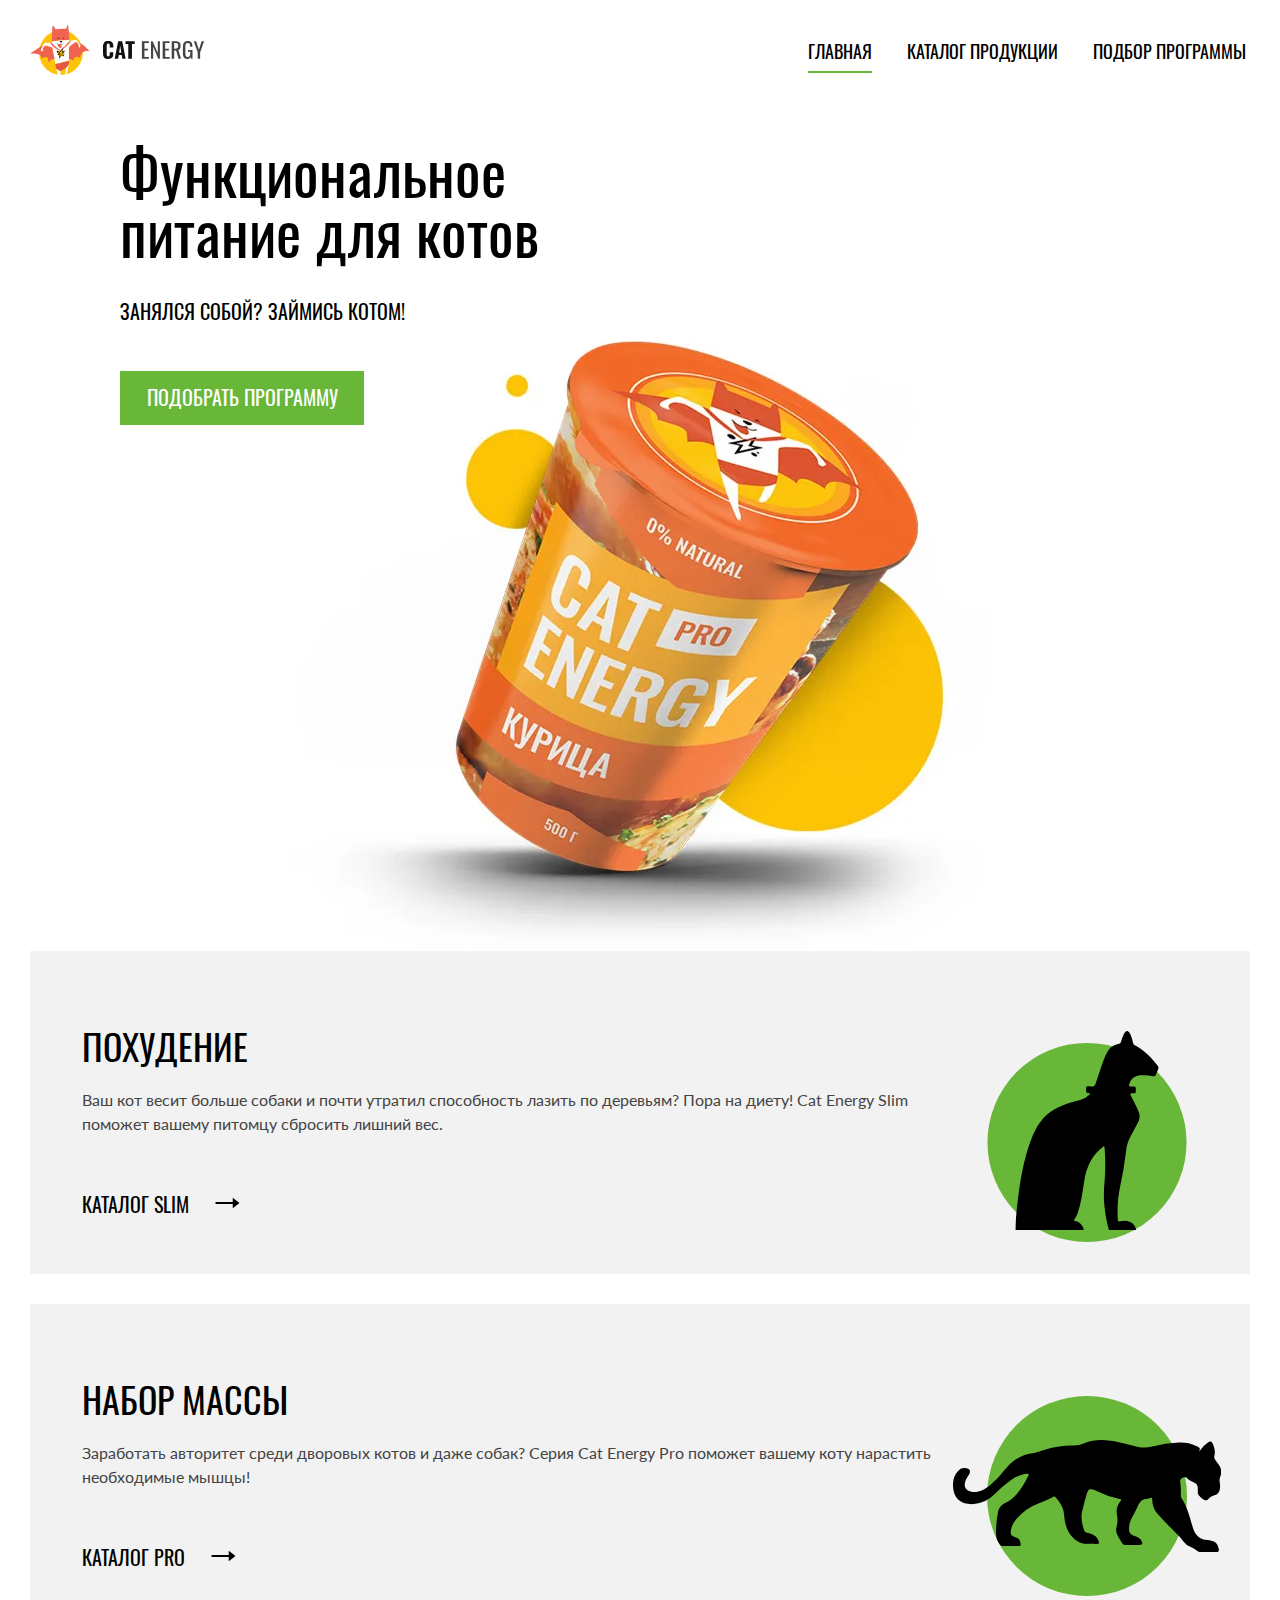
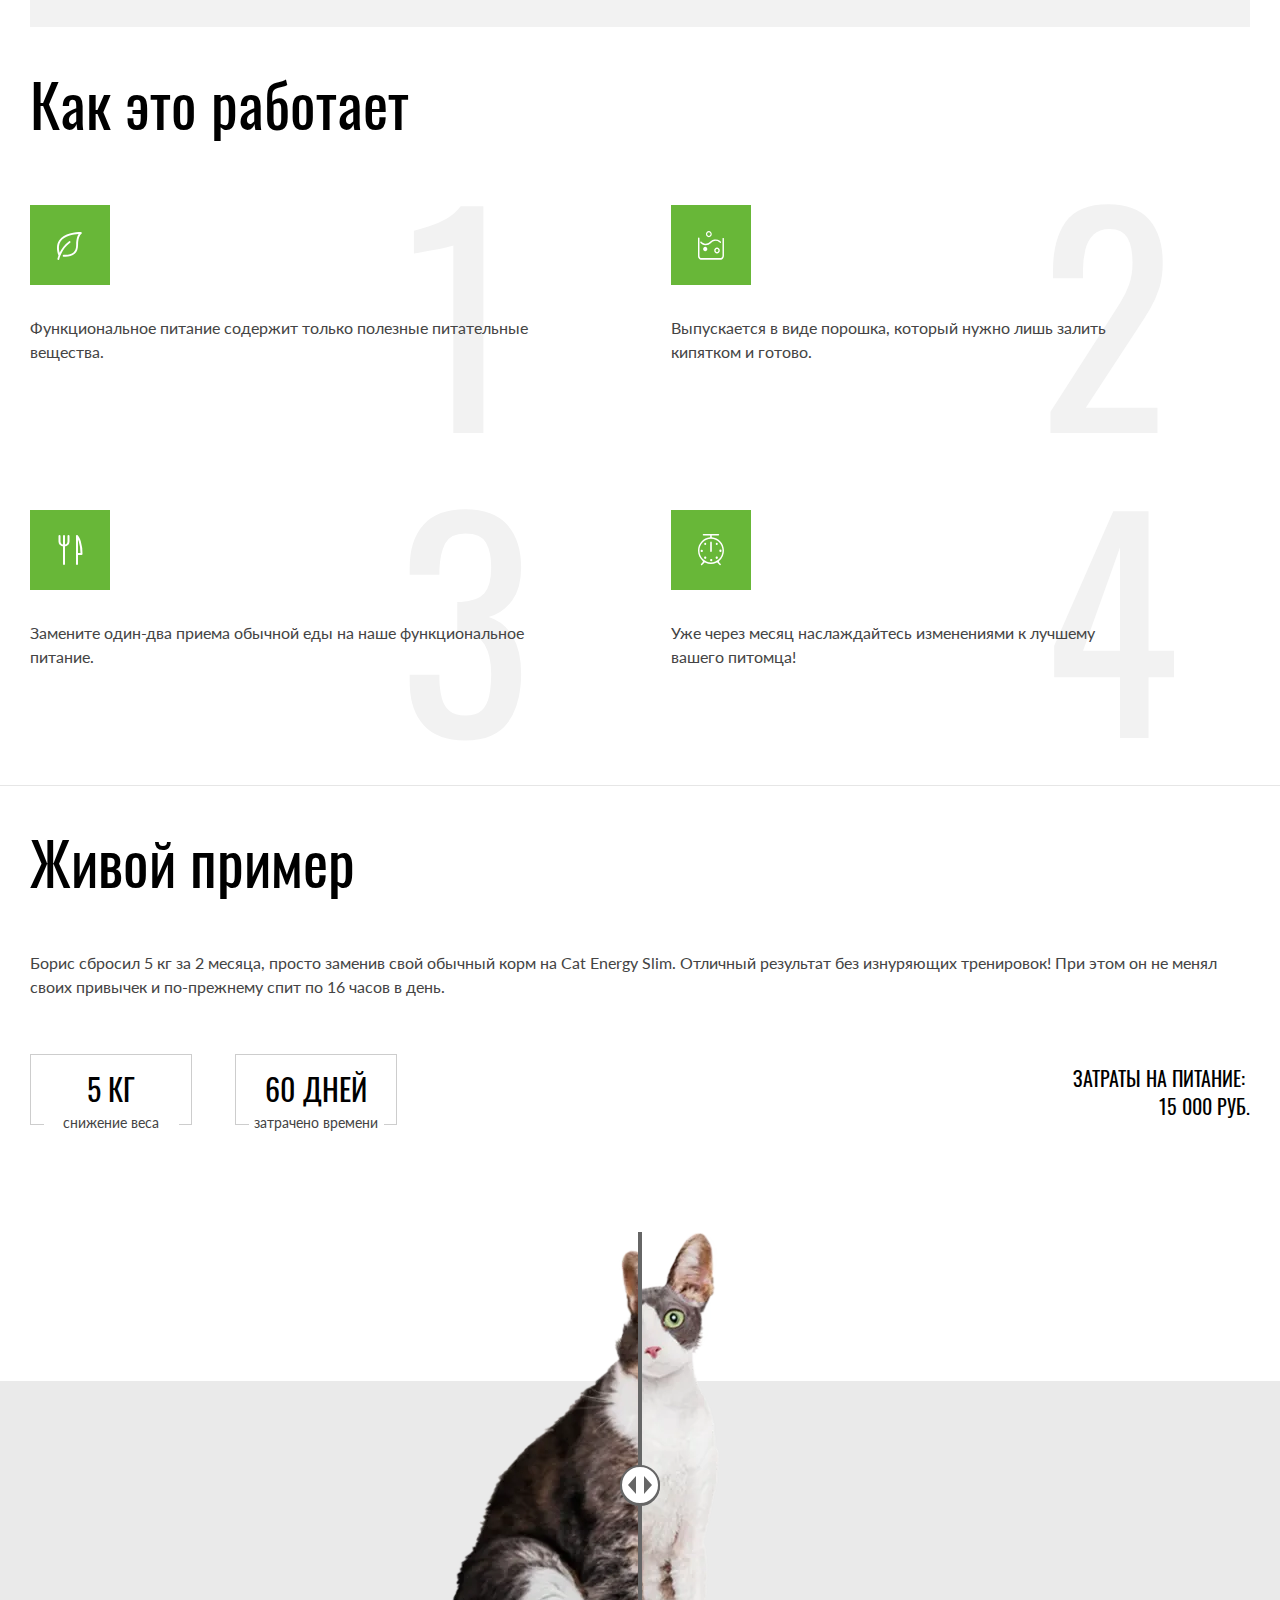
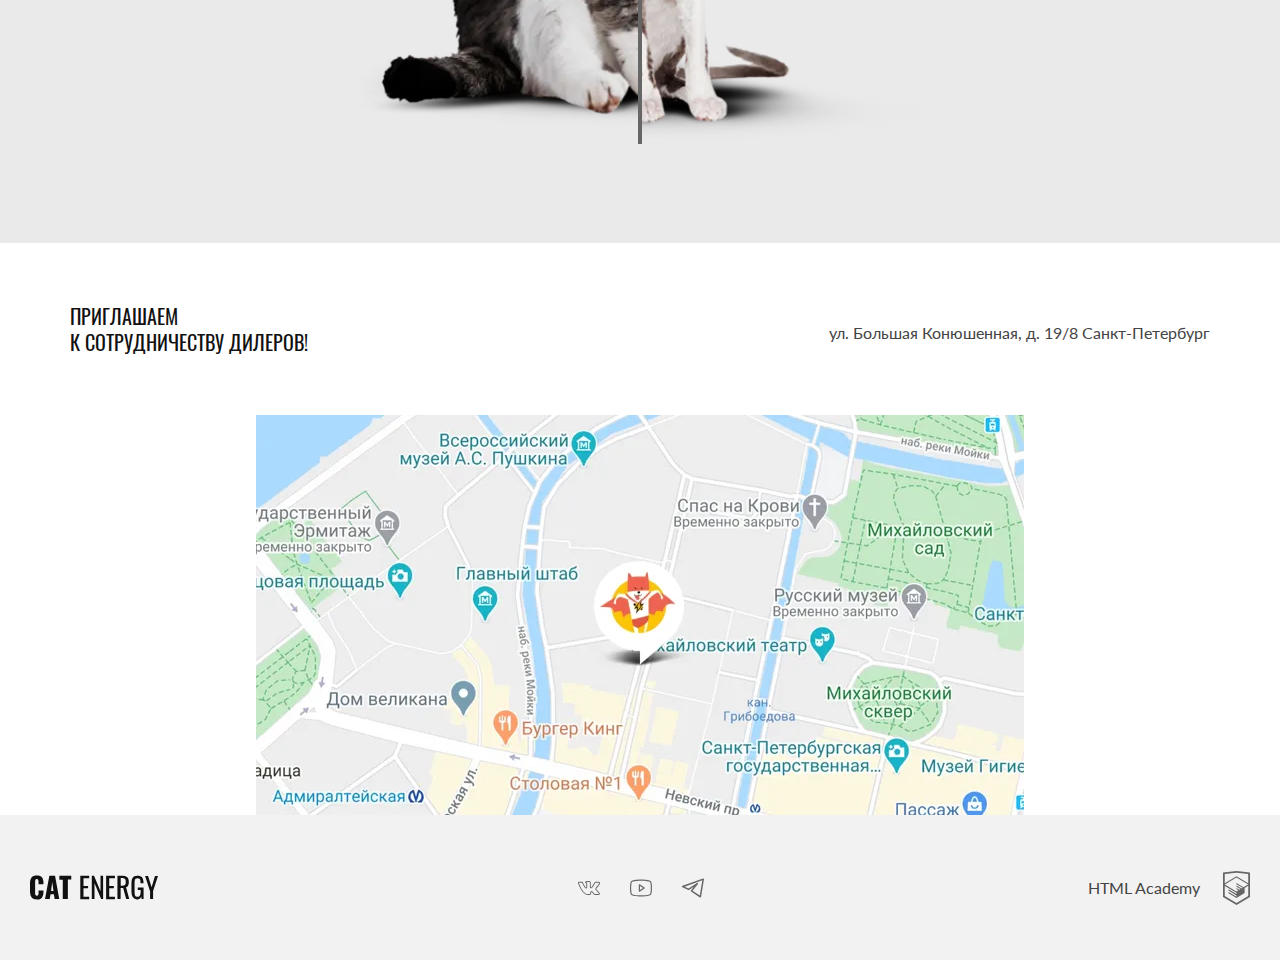
<file: index.html>
<!DOCTYPE html><html class="page" lang="ru"><head><meta charset="UTF-8"><title>Сайт кормов CAT ENRGY</title><link rel="icon" href="favicon.ico"><link rel="icon" href="favicons/favicon-cat.svg" type="image/svg+xml"><link rel="apple-touch-icon" sizes="180x180" href="/apple-icon-180x180.png"><link rel="manifest" href="manifest.webmanifest"><meta name="viewport" content="width=device-width,initial-scale=1"><link rel="stylesheet" href="styles/styles.css"><script src="scripts/index.js" defer="defer"></script><link rel="preload" href="./fonts/lato/Lato-Regular.woff2" type="font/woff2" as="font" crossorigin="anonymous"><link rel="preload" href="./fonts/oswald/oswaldregular.woff2" type="font/woff2" as="font" crossorigin="anonymous"></head><body class="page__body"><header class="header"><a class="header__logo logo" href="#"><picture><source type="image/svg+xml" media="(min-width:1440px)" srcset="images/logo-desktop.svg" width="202" height="59"><source type="image/svg+xml" media="(min-width:768px)" srcset="images/logo-tablet.svg" width="174" height="50"><img class="logo__image" src="images/logo-mobile.svg" alt="Логотип CAT ENERGY" width="33" height="38"></picture></a><nav class="header-nav nav"><button class="nav__button" type="button"><span class="visually-hidden">Закрыть/открыть меню</span></button><ul class="nav__list main-menu main-menu--index"><li class="main-menu__item main-menu__item--current"><a class="main-menu__link" href="#">Главная</a></li><li class="main-menu__item"><a class="main-menu__link" href="catalog.html">Каталог продукции</a></li><li class="main-menu__item"><a class="main-menu__link" href="#">Подбор программы</a></li></ul></nav></header><main class="main-page"><section class="main-page__hero hero"><div class="hero__wrapper"><div class="hero__container"><h1 class="hero__title">Функциональное питание для котов</h1><p class="hero__description">Занялся собой? Займись котом!</p></div></div><div class="hero__button-wrapper"><a class="hero__button button" href="#">Подобрать программу</a></div></section><section class="main-page__services services"><h2 class="visually-hidden">Программы</h2><ul class="services__list"><li class="services__item service-item service-item--slim"><h3 class="service-item__title">похудение</h3><p class="service-item__description">Ваш кот весит больше собаки и почти утратил способность лазить по деревьям? Пора на диету! Cat Energy Slim поможет вашему питомцу сбросить лишний вес.</p><a class="service-item__link" href="#">каталог slim</a></li><li class="services__item service-item service-item--pro"><h3 class="service-item__title">набор массы</h3><p class="service-item__description">Заработать авторитет среди дворовых котов и даже собак? Серия Cat Energy Pro поможет вашему коту нарастить необходимые мышцы!</p><a class="service-item__link" href="#">каталог pro</a></li></ul></section><section class="main-page__advantages advantages"><h2 class="advantages__title">Как это работает</h2><ul class="advantages__list"><li class="advantages__item advantage-item advantage-item--benefit"><p class="advantage-item__description">Функциональное питание содержит только полезные питательные вещества.</p></li><li class="advantages__item advantage-item advantage-item--cook"><p class="advantage-item__description">Выпускается в виде порошка, который нужно лишь залить кипятком и готово.</p></li><li class="advantages__item advantage-item advantage-item--meal"><p class="advantage-item__description">Замените один-два приема обычной еды на наше функциональное питание.</p></li><li class="advantages__item advantage-item advantage-item--time"><p class="advantage-item__description">Уже через месяц наслаждайтесь изменениями к лучшему вашего&nbsp;питомца!</p></li></ul></section><section class="main-page__example example"><h2 class="example__title"><span class="example__title-box">Живой пример</span></h2><div class="example__container"><div class="example__wrapper"><p class="example__description">Борис сбросил 5 кг за 2 месяца, просто заменив свой обычный корм на Cat Energy Slim. Отличный результат без изнуряющих тренировок! При этом он не менял своих привычек и по-прежнему спит по 16 часов в день.</p><div class="example__points points"><dl class="points__list"><div class="points__wrapper"><dt class="points__name">5 кг</dt><dd class="points__description">снижение веса</dd></div><div class="points__wrapper"><dt class="points__name">60 дней</dt><dd class="points__description">затрачено времени</dd></div></dl><dl class="points__list-price"><dt class="points__name-secondary-style">15 000 РУБ.</dt><dd class="points__description-secondary-style">Затраты на питание:&nbsp;</dd></dl></div></div><div class="example__slider slider"><ul class="slider__list"><li class="slider__lever slider__lever--before"><picture><source type="image/webp" media="(min-width: 768px)" srcset="images/cat-tablet-before@1x.webp, images/cat-tablet-before@2x.webp 2x" width="560" height="512"><source type="image/webp" srcset="images/cat-mobile-before@1x.webp, images/cat-mobile-before@2x.webp 2x" width="280" height="256"><source media="(min-width:768px)" srcset="images/cat-tablet-before@1x.png, images/cat-tablet-before@2x.png 2x" type="image/png" width="560" height="512"><img class="slider__image" src="images/cat-mobile-before@1x.png" srcset="images/cat-mobile-before@2x.png 2x" alt="Пример" width="280" height="256"></picture></li><li class="slider__lever slider__lever--after"><picture><source type="image/webp" media="(min-width: 768px)" srcset="images/cat-tablet-after@1x.webp, images/cat-tablet-after@2x.webp 2x" width="560" height="512"><source type="image/webp" srcset="images/cat-mobile-after@1x.webp, images/cat-mobile-after@2x.webp 2x" width="280" height="256"><source media="(min-width:768px)" srcset="images/cat-tablet-after@1x.png, images/cat-tablet-after@2x.png 2x" type="image/png" width="560" height="512"><img class="slider__image" src="images/cat-mobile-after@1x.png" srcset="images/cat-mobile-after@2x.png 2x" alt="Пример" width="280" height="256"></picture></li></ul><button class="slider__toggle" type="button"><span class="visually-hidden">Кот до/после</span> <span class="slider__toggle-bg"></span></button></div></div></section></main><footer class="footer"><section class="footer__address"><h2 class="visually-hidden">Адрес CAT ENERGY</h2><div class="footer__container"><p class="footer__invitation">приглашаем<br>к сотрудничеству дилеров!</p><address class="footer__address-text">ул. Большая Конюшенная, д. 19/8 <span class="footer__address-text-city">Санкт-Петербург</span></address></div><div class="footer__map map"><div class="map__google"><iframe src="https://www.google.com/maps/embed?pb=!1m18!1m12!1m3!1d1998.6036257197702!2d30.32047247648028!3d59.938719162094436!2m3!1f0!2f0!3f0!3m2!1i1024!2i768!4f13.1!3m3!1m2!1s0x4696310fca145cc1%3A0x42b32648d8238007!2z0JHQvtC70YzRiNCw0Y8g0JrQvtC90Y7RiNC10L3QvdCw0Y8g0YPQuy4sIDE5LzgsINCh0LDQvdC60YIt0J_QtdGC0LXRgNCx0YPRgNCzLCAxOTExODY!5e0!3m2!1sru!2sru!4v1720343209248!5m2!1sru!2sru" width="600" height="450" style="border:0;" allowfullscreen="" loading="lazy" referrerpolicy="no-referrer-when-downgrade"></iframe></div><div class="map__image"><picture><source type="image/webp" media="(min-width:1440px)" srcset="images/map-location-desktop@1x.webp, images/map-location-desktop@2x.webp 2x" width="1440" height="400"><source type="image/webp" media="(min-width:768px)" srcset="images/map-location-tablet@1x.webp, images/map-location-tablet@2x.webp 2x" width="768" height="400"><source type="image/webp" srcset="images/map-location-mobile@1x.webp, images/map-location-mobile@2x.webp 2x" width="320" height="362"><source type="image/jpeg" media="(min-width:1440px)" srcset="images/map-location-desktop@1x.jpeg, images/map-location-desktop@2x.jpeg 2x" width="1440" height="400"><source type="image/jpeg" media="(min-width:768px)" srcset="images/map-location-tablet@1x.jpeg, images/map-location-tablet@2x.jpeg 2x" width="768" height="400"><img class="map__picture" src="images/map-location-mobile@1x.jpeg" alt="Карта с расположением" srcset="images/map-location-mobile@2x.jpeg 2x" width="320" height="362"></picture></div></div></section><section class="footer__links links"><div class="links__wrapper"><h2 class="visually-hidden">Ссылки на CAT ENERGY</h2><a class="links__logo" href="index.html"><span class="visually-hidden">Логотип CAT ENERGY</span></a><div class="links__social social"><ul class="social__list"><li class="social__item"><a class="social__link social__link-vkontakte" href="#"><span class="visually-hidden">ВКонтакте</span></a></li><li class="social__item"><a class="social__link social__link-youtube" href="#"><span class="visually-hidden">Ютуб</span></a></li><li class="social__item"><a class="social__link social__link-telegram" href="#"><span class="visually-hidden">Телеграм</span></a></li></ul></div><a class="links__academy" href="https://htmlacademy.ru">HTML Academy</a></div></section></footer></body></html>
</file>
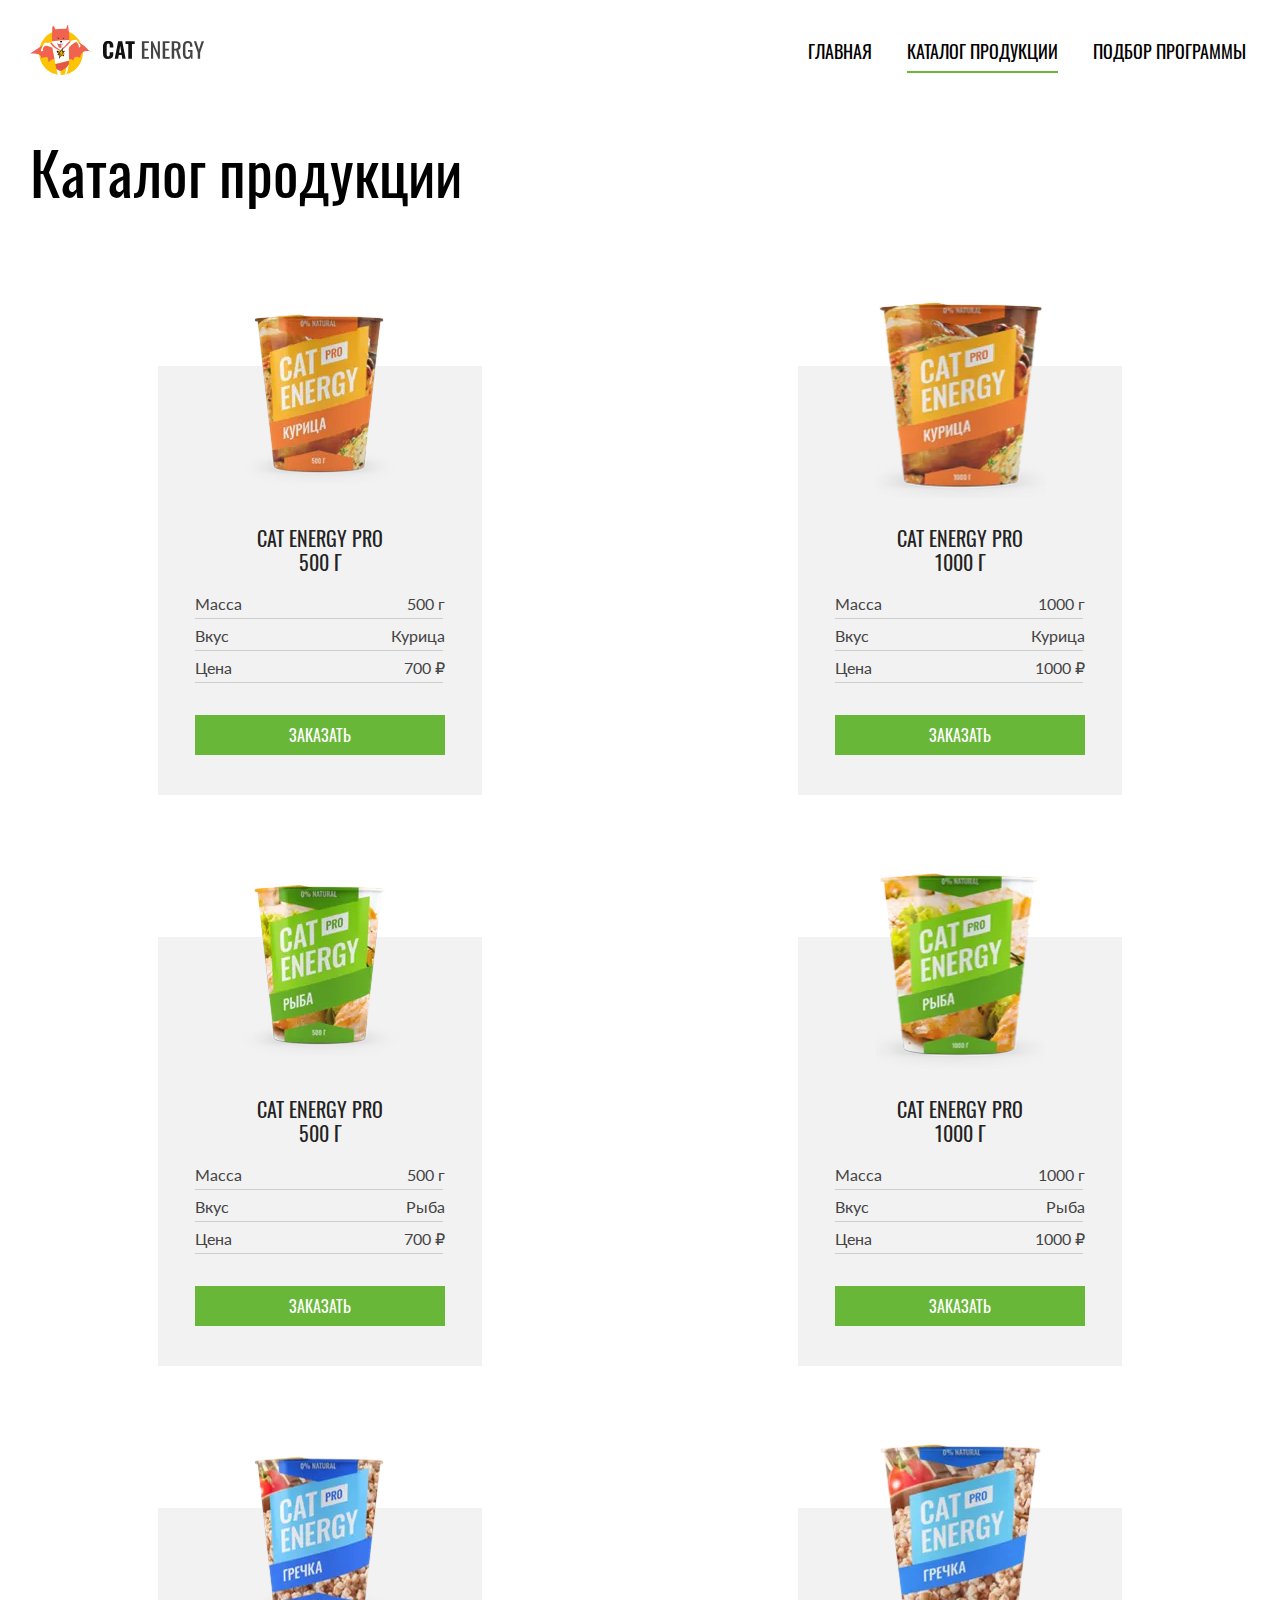
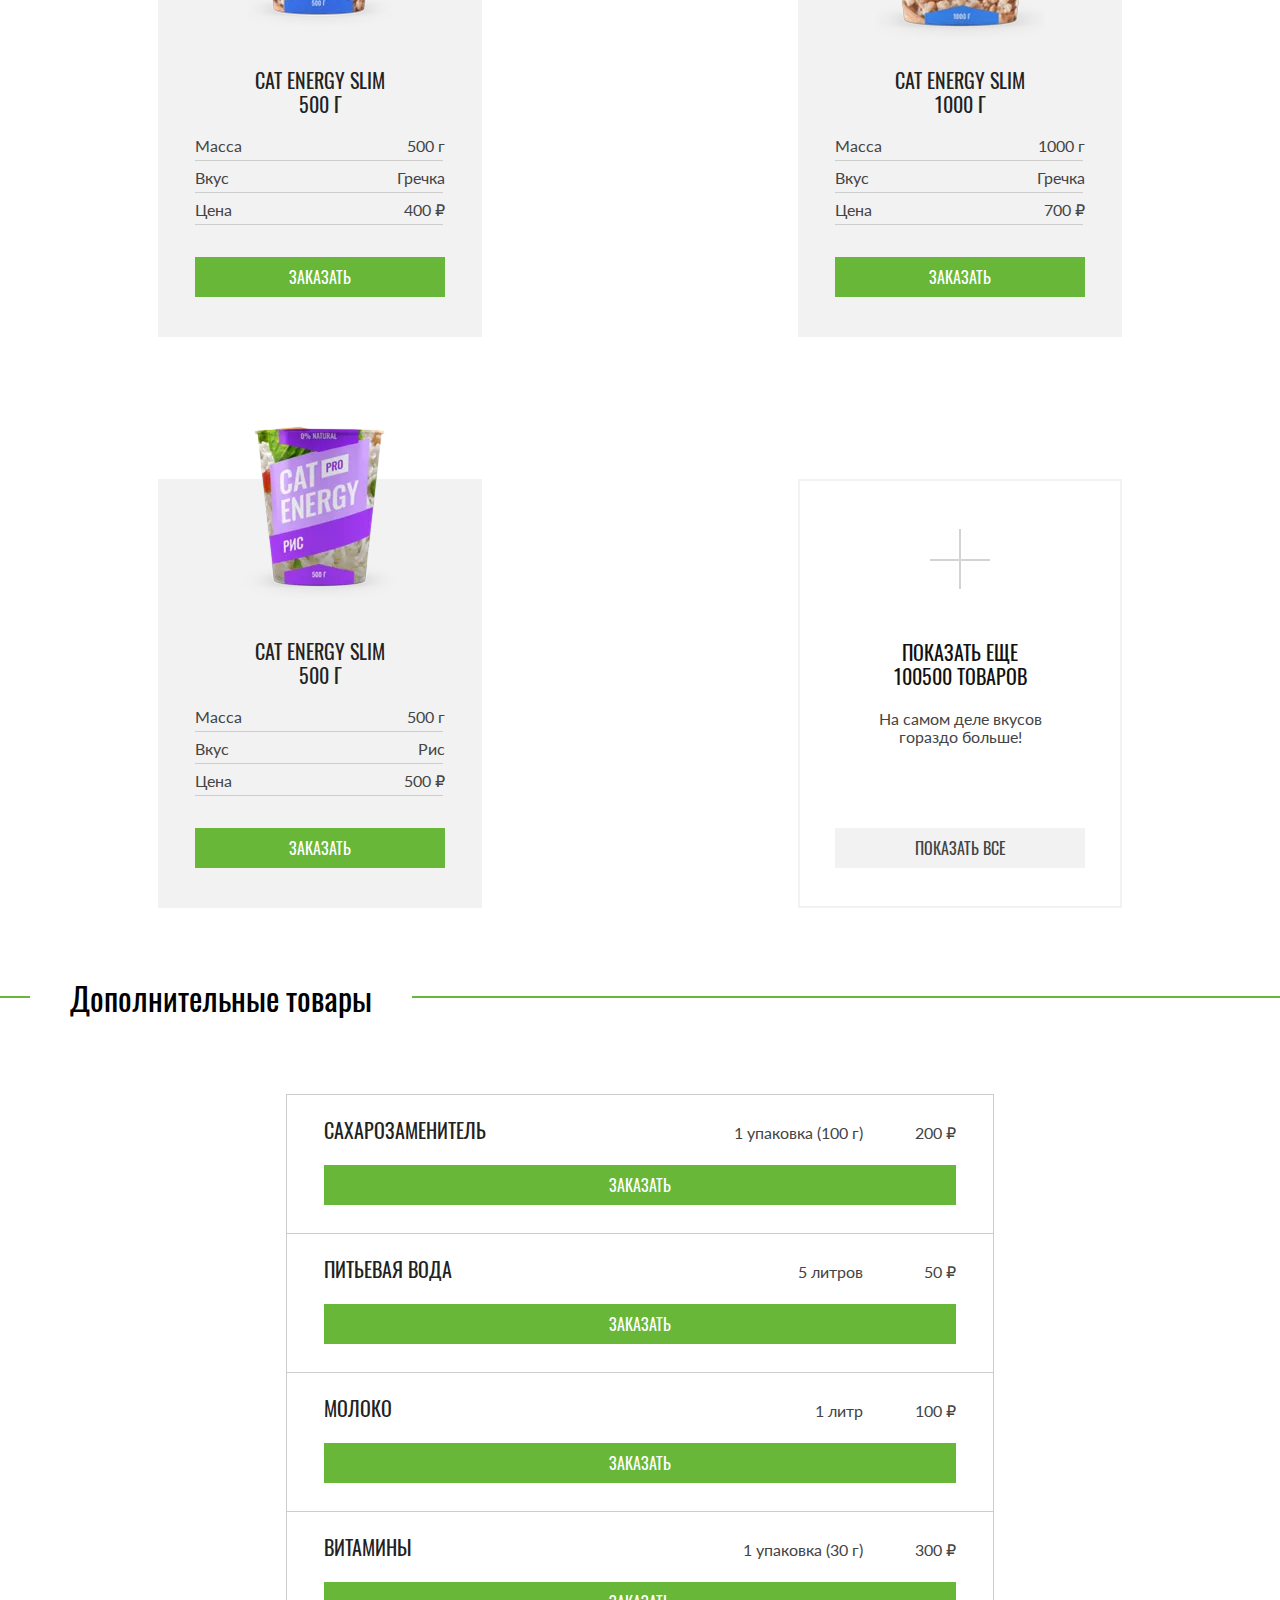
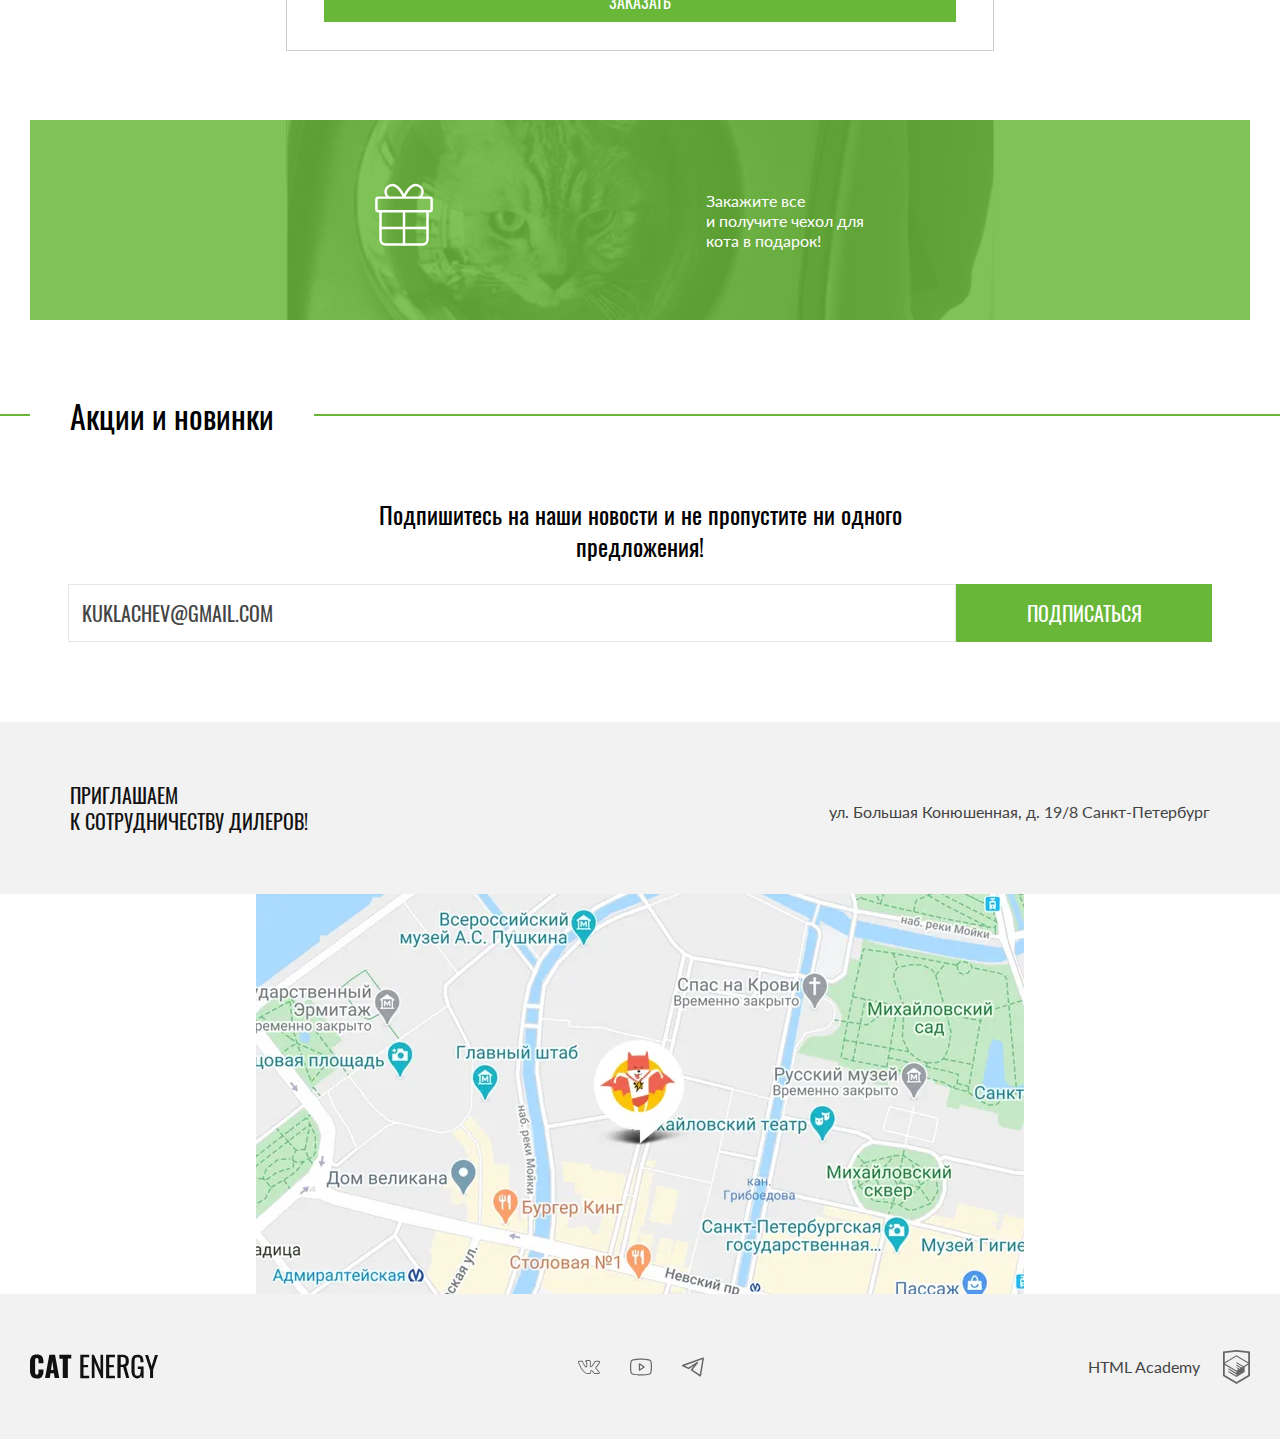
<file: catalog.html>
<!DOCTYPE html><html class="page" lang="ru"><head><meta charset="UTF-8"><title>Сайт кормов CAT ENRGY</title><link rel="icon" href="favicon.ico"><link rel="icon" href="favicons/favicon-cat.svg" type="image/svg+xml"><link rel="apple-touch-icon" sizes="180x180" href="/apple-icon-180x180.png"><link rel="manifest" href="manifest.webmanifest"><meta name="viewport" content="width=device-width,initial-scale=1"><link rel="stylesheet" href="styles/styles.css"><script src="scripts/index.js" defer="defer"></script><link rel="preload" href="./fonts/lato/Lato-Regular.woff2" type="font/woff2" as="font" crossorigin="anonymous"><link rel="preload" href="./fonts/oswald/oswaldregular.woff2" type="font/woff2" as="font" crossorigin="anonymous"></head><body class="page__body"><header class="header"><a class="header__logo logo" href="index.html"><picture><source type="image/svg+xml" media="(min-width:1440px)" srcset="images/logo-desktop.svg" width="202" height="59"><source type="image/svg+xml" media="(min-width:768px)" srcset="images/logo-tablet.svg" width="174" height="50"><img class="logo__image" src="images/logo-mobile.svg" alt="Логотип CAT ENERGY" width="33" height="38"></picture></a><nav class="header-nav nav"><button class="nav__button" type="button"><span class="visually-hidden">Закрыть/открыть меню</span></button><ul class="nav__list main-menu"><li class="main-menu__item"><a class="main-menu__link" href="index.html">Главная</a></li><li class="main-menu__item main-menu__item--current"><a class="main-menu__link" href="catalog.html">Каталог продукции</a></li><li class="main-menu__item"><a class="main-menu__link" href="#">Подбор программы</a></li></ul></nav></header><main class="inner-page"><section class="inner-page__catalog catalog"><h1 class="catalog__title">Каталог продукции</h1><section class="catalog__main"><h2 class="visually-hidden">Основные товары</h2><ul class="catalog__main-list"><li class="catalog__main-card main-card"><div class="main-card__wrapper"><a class="main-card__link-img" href="#"><picture class="main-card__picture"><source media="(min-width:768px)" srcset="images/product-tablet-chiken-500g@1x.webp, images/product-tablet-chiken-500g@2x.webp 2x" type="image/webp" width="169" height="210"><source srcset="images/product-mobile-chiken-500g@1x.webp, images/product-mobile-chiken-500g@2x.webp 2x" type="image/webp" width="140" height="107"><source media="(min-width:768px)" srcset="images/product-tablet-chiken-500g@1x.png, images/product-tablet-chiken-500g@2x.png 2x" type="image/png" width="169" height="210"><img class="main-card__image" src="images/product-mobile-chiken-500g@1x.png" srcset="images/product-mobile-chiken-500g@2x.png 2x" alt="Корм CAT ENERGY" width="140" height="107"></picture></a><a class="main-card__title" href="#">CAT ENERGY PRO 500 г</a><dl class="main-card__points"><dt class="main-card__points-name">Масса</dt><dd class="main-card__points-description">500 г</dd><dt class="main-card__points-name">Вкус</dt><dd class="main-card__points-description">Курица</dd><dt class="main-card__points-name">Цена</dt><dd class="main-card__points-description">700 ₽</dd></dl></div><a class="main-card__button button" href="#">Заказать</a></li><li class="catalog__main-card main-card"><div class="main-card__wrapper"><a class="main-card__link-img" href="#"><picture class="main-card__picture"><source media="(min-width:768px)" srcset="images/product-tablet-chiken-1000g@1x.webp, images/product-tablet-chiken-1000g@2x.webp 2x" type="image/webp" width="169" height="210"><source srcset="images/product-mobile-chiken-1000g@1x.webp, images/product-mobile-chiken-1000g@2x.webp 2x" type="image/webp" width="140" height="107"><source media="(min-width:768px)" srcset="images/product-tablet-chiken-1000g@1x.png, images/product-tablet-chiken-1000g@2x.png 2x" type="image/png" width="169" height="210"><img class="main-card__image" src="images/product-mobile-chiken-1000g@1x.png" srcset="images/product-mobile-chiken-1000g@2x.png 2x" alt="Корм CAT ENERGY" width="140" height="107"></picture></a><a class="main-card__title" href="#">CAT ENERGY PRO 1000 г</a><dl class="main-card__points"><dt class="main-card__points-name">Масса</dt><dd class="main-card__points-description">1000 г</dd><dt class="main-card__points-name">Вкус</dt><dd class="main-card__points-description">Курица</dd><dt class="main-card__points-name">Цена</dt><dd class="main-card__points-description">1000 ₽</dd></dl></div><a class="main-card__button button" href="#">Заказать</a></li><li class="catalog__main-card main-card"><div class="main-card__wrapper"><a class="main-card__link-img" href="#"><picture class="main-card__picture"><source media="(min-width:768px)" srcset="images/product-tablet-fish-500g@1x.webp, images/product-tablet-fish-500g@2x.webp 2x" type="image/webp" width="169" height="210"><source srcset="images/product-mobile-fish-500g@1x.webp, images/product-mobile-fish-500g@2x.webp 2x" type="image/webp" width="140" height="107"><source media="(min-width:768px)" srcset="images/product-tablet-fish-500g@1x.png, images/product-tablet-fish-500g@2x.png 2x" type="image/png" width="169" height="210"><img class="main-card__image" src="images/product-mobile-fish-500g@1x.png" srcset="images/product-mobile-fish-500g@2x.png 2x" alt="Корм CAT ENERGY" width="140" height="107"></picture></a><a class="main-card__title" href="#">CAT ENERGY PRO 500 г</a><dl class="main-card__points"><dt class="main-card__points-name">Масса</dt><dd class="main-card__points-description">500 г</dd><dt class="main-card__points-name">Вкус</dt><dd class="main-card__points-description">Рыба</dd><dt class="main-card__points-name">Цена</dt><dd class="main-card__points-description">700 ₽</dd></dl></div><a class="main-card__button button" href="#">Заказать</a></li><li class="catalog__main-card main-card"><div class="main-card__wrapper"><a class="main-card__link-img" href="#"><picture class="main-card__picture"><source media="(min-width:768px)" srcset="images/product-tablet-fish-1000g@1x.webp, images/product-tablet-fish-1000g@2x.webp 2x" type="image/webp" width="169" height="210"><source srcset="images/product-mobile-fish-1000g@1x.webp, images/product-mobile-fish-1000g@2x.webp 2x" type="image/webp" width="140" height="107"><source media="(min-width:768px)" srcset="images/product-tablet-fish-1000g@1x.png, images/product-tablet-fish-1000g@2x.png 2x" type="image/png" width="169" height="210"><img class="main-card__image" src="images/product-mobile-fish-1000g@1x.png" srcset="images/product-mobile-fish-1000g@2x.png 2x" alt="Корм CAT ENERGY" width="140" height="107"></picture></a><a class="main-card__title" href="#">CAT ENERGY PRO 1000 г</a><dl class="main-card__points"><dt class="main-card__points-name">Масса</dt><dd class="main-card__points-description">1000 г</dd><dt class="main-card__points-name">Вкус</dt><dd class="main-card__points-description">Рыба</dd><dt class="main-card__points-name">Цена</dt><dd class="main-card__points-description">1000 ₽</dd></dl></div><a class="main-card__button button" href="#">Заказать</a></li><li class="catalog__main-card main-card"><div class="main-card__wrapper"><a class="main-card__link-img" href="#"><picture class="main-card__picture"><source media="(min-width:768px)" srcset="images/product-tablet-buckwheat-500g@1x.webp, images/product-tablet-buckwheat-500g@2x.webp 2x" type="image/webp" width="169" height="210"><source srcset="images/product-mobile-buckwheat-500g@1x.webp, images/product-mobile-buckwheat-500g@2x.webp 2x" type="image/webp" width="140" height="107"><source media="(min-width:768px)" srcset="images/product-tablet-buckwheat-500g@1x.png, images/product-tablet-buckwheat-500g@2x.png 2x" type="image/png" width="169" height="210"><img class="main-card__image" src="images/product-mobile-buckwheat-500g@1x.png" srcset="images/product-mobile-buckwheat-500g@2x.png 2x" alt="Корм CAT ENERGY" width="140" height="107"></picture></a><a class="main-card__title" href="#">CAT ENERGY SLIM 500 г</a><dl class="main-card__points"><dt class="main-card__points-name">Масса</dt><dd class="main-card__points-description">500 г</dd><dt class="main-card__points-name">Вкус</dt><dd class="main-card__points-description">Гречка</dd><dt class="main-card__points-name">Цена</dt><dd class="main-card__points-description">400 ₽</dd></dl></div><a class="main-card__button button" href="#">Заказать</a></li><li class="catalog__main-card main-card"><div class="main-card__wrapper"><a class="main-card__link-img" href="#"><picture class="main-card__picture"><source media="(min-width:768px)" srcset="images/product-tablet-buckwheat-1000g@1x.webp, images/product-tablet-buckwheat-1000g@2x.webp 2x" type="image/webp" width="169" height="210"><source srcset="images/product-mobile-buckwheat-1000g@1x.webp, images/product-mobile-buckwheat-1000g@2x.webp 2x" type="image/webp" width="140" height="107"><source media="(min-width:768px)" srcset="images/product-tablet-buckwheat-1000g@1x.png, images/product-tablet-buckwheat-1000g@2x.png 2x" type="image/png" width="169" height="210"><img class="main-card__image" src="images/product-mobile-buckwheat-1000g@1x.png" srcset="images/product-mobile-buckwheat-1000g@2x.png 2x" alt="Корм CAT ENERGY" width="140" height="107"></picture></a><a class="main-card__title" href="#">CAT ENERGY SLIM 1000 г</a><dl class="main-card__points"><dt class="main-card__points-name">Масса</dt><dd class="main-card__points-description">1000 г</dd><dt class="main-card__points-name">Вкус</dt><dd class="main-card__points-description">Гречка</dd><dt class="main-card__points-name">Цена</dt><dd class="main-card__points-description">700 ₽</dd></dl></div><a class="main-card__button button" href="#">Заказать</a></li><li class="catalog__main-card main-card"><div class="main-card__wrapper"><a class="main-card__link-img" href="#"><picture class="main-card__picture"><source media="(min-width:768px)" srcset="images/product-tablet-rise-500g@1x.webp, images/product-tablet-rise-500g@2x.webp 2x" type="image/webp" width="169" height="210"><source srcset="images/product-mobile-rise-500g@1x.webp, images/product-mobile-rise-500g@2x.webp 2x" type="image/webp" width="140" height="107"><source media="(min-width:768px)" srcset="images/product-tablet-rise-500g@1x.png, images/product-tablet-rise-500g@2x.png 2x" type="image/png" width="169" height="210"><img class="main-card__image" src="images/product-mobile-rise-500g@1x.png" srcset="images/product-mobile-rise-500g@2x.png 2x" alt="Корм CAT ENERGY" width="140" height="107"></picture></a><a class="main-card__title" href="#">CAT ENERGY SLIM 500 г</a><dl class="main-card__points"><dt class="main-card__points-name">Масса</dt><dd class="main-card__points-description">500 г</dd><dt class="main-card__points-name">Вкус</dt><dd class="main-card__points-description">Рис</dd><dt class="main-card__points-name">Цена</dt><dd class="main-card__points-description">500 ₽</dd></dl></div><a class="main-card__button button" href="#">Заказать</a></li><li class="catalog__main-card catalog__main-card--add"><div class="catalog__main-card-wrapper catalog__main-card-wrapper--add"><p class="catalog__add-cards">Показать еще 100500 товаров</p><p class="catalog__add-cards-description">На самом деле вкусов гораздо больше!</p><a class="catalog__add-cards-button button" href="#">Показать все</a></div></li></ul></section><section class="catalog__additional"><h2 class="catalog__additional-title">Дополнительные товары</h2><div class="catalog__additional-wrapper"><ul class="catalog__additional-list"><li class="catalog__additional-card additional-card"><p class="additional-card__title">Сахарозаменитель</p><dl class="additional-card__points"><dt class="additional-card__points-name">1 упаковка (100 г)</dt><dd class="additional-card__points-description">200 ₽</dd></dl><a class="additional-card__button button" href="#">Заказать</a></li><li class="catalog__additional-card additional-card"><p class="additional-card__title">Питьевая вода</p><dl class="additional-card__points"><dt class="additional-card__points-name">5 литров</dt><dd class="additional-card__points-description">50 ₽</dd></dl><a class="additional-card__button button" href="#">Заказать</a></li><li class="catalog__additional-card additional-card"><p class="additional-card__title">Молоко</p><dl class="additional-card__points"><dt class="additional-card__points-name">1 литр</dt><dd class="additional-card__points-description">100 ₽</dd></dl><a class="additional-card__button button" href="#">Заказать</a></li><li class="catalog__additional-card additional-card"><p class="additional-card__title">Витамины</p><dl class="additional-card__points"><dt class="additional-card__points-name">1 упаковка (30 г)</dt><dd class="additional-card__points-description">300 ₽</dd></dl><a class="additional-card__button button" href="#">Заказать</a></li></ul><p class="catalog__additional-description"><span class="catalog__additional-description-wrapper">Закажите все<br>и получите чехол для кота в подарок!</span></p></div></section></section><section class="inner-page__newsletter newsletter"><h2 class="newsletter__title">Акции и новинки</h2><p class="newsletter__description">Подпишитесь на наши новости и не пропустите ни одного предложения!</p><form class="newsletter__form" action="https://echo.htmlacademy.ru/" method="post"><label class="newsletter__label-email visually-hidden" for="newsletter-email">Укажите почтовый адрес</label> <input class="newsletter__field-email" type="email" placeholder="Укажите ваш e-mail" value="kuklachev@gmail.com" name="newsletter-email" id="newsletter-email" required> <button class="newsletter__button button" type="submit">Подписаться</button></form></section></main><footer class="footer"><section class="footer__address"><h2 class="visually-hidden">Адрес CAT ENERGY</h2><div class="footer__container footer__container--inner"><p class="footer__invitation">приглашаем<br>к сотрудничеству дилеров!</p><address class="footer__address-text">ул. Большая Конюшенная, д. 19/8 <span class="footer__address-text-city">Санкт-Петербург</span></address></div><div class="footer__map map"><div class="map__google"><iframe src="https://www.google.com/maps/embed?pb=!1m18!1m12!1m3!1d1998.6036257197702!2d30.32047247648028!3d59.938719162094436!2m3!1f0!2f0!3f0!3m2!1i1024!2i768!4f13.1!3m3!1m2!1s0x4696310fca145cc1%3A0x42b32648d8238007!2z0JHQvtC70YzRiNCw0Y8g0JrQvtC90Y7RiNC10L3QvdCw0Y8g0YPQuy4sIDE5LzgsINCh0LDQvdC60YIt0J_QtdGC0LXRgNCx0YPRgNCzLCAxOTExODY!5e0!3m2!1sru!2sru!4v1720343209248!5m2!1sru!2sru" width="600" height="450" style="border:0;" allowfullscreen="" loading="lazy" referrerpolicy="no-referrer-when-downgrade"></iframe></div><div class="map__image"><picture><source type="image/webp" media="(min-width:1440px)" srcset="images/map-location-desktop@1x.webp, images/map-location-desktop@2x.webp 2x" width="1440" height="400"><source type="image/webp" media="(min-width:768px)" srcset="images/map-location-tablet@1x.webp, images/map-location-tablet@2x.webp 2x" width="768" height="400"><source type="image/webp" srcset="images/map-location-mobile@1x.webp, images/map-location-mobile@2x.webp 2x" width="320" height="362"><source type="image/jpeg" media="(min-width:1440px)" srcset="images/map-location-desktop@1x.jpeg, images/map-location-desktop@2x.jpeg 2x" width="1440" height="400"><source type="image/jpeg" media="(min-width:768px)" srcset="images/map-location-tablet@1x.jpeg, images/map-location-tablet@2x.jpeg 2x" width="768" height="400"><img class="map__picture" src="images/map-location-mobile@1x.jpeg" alt="Карта с расположением" srcset="images/map-location-mobile@2x.jpeg 2x" width="320" height="362"></picture></div></div></section><section class="footer__links links"><div class="links__wrapper"><h2 class="visually-hidden">Ссылки на CAT ENERGY</h2><a class="links__logo" href="index.html"><span class="visually-hidden">Логотип CAT ENERGY</span></a><div class="links__social social"><ul class="social__list"><li class="social__item"><a class="social__link social__link-vkontakte" href="#"><span class="visually-hidden">ВКонтакте</span></a></li><li class="social__item"><a class="social__link social__link-youtube" href="#"><span class="visually-hidden">Ютуб</span></a></li><li class="social__item"><a class="social__link social__link-telegram" href="#"><span class="visually-hidden">Телеграм</span></a></li></ul></div><a class="links__academy" href="https://htmlacademy.ru">HTML Academy</a></div></section></footer></body></html>
</file>
<file: styles/styles.css>
@font-face{font-family:Oswald;font-weight:400;font-style:normal;font-display:swap;src:url(../fonts/oswald/oswaldregular.woff2)format("woff2")}@font-face{font-family:Lato;font-weight:400;font-style:normal;font-display:swap;src:url(../fonts/lato/Lato-Regular.woff2)format("woff2")}.visually-hidden{clip:rect(0 0 0 0);border:0;width:1px;height:1px;margin:-1px;padding:0;position:absolute;overflow:hidden}.button{color:#fff;text-align:center;text-transform:uppercase;cursor:pointer;box-sizing:border-box;background-color:#68b738;border:none;padding:10px;font-family:Oswald,Arial,sans-serif;font-size:16px;line-height:20px;text-decoration:none;display:block}.button:hover{background-color:#5eaa2f}.button:focus{background-color:#5eaa2f;outline:none}.button:active{color:#ffffff4d;background-color:#5eaa2f}.page__body{color:#444;margin:0;font-family:Lato,Verdana,sans-serif;font-size:14px;font-weight:400;line-height:18px}@media (width>=768px){.page__body{font-size:16px;line-height:24px}}@media (width>=1440px){.page__body{margin:0 auto;padding-top:55px}}.header{background:url(../icons/stack.svg#logo-cat-energy) 50% 22px/100% 19px no-repeat;width:100%;padding-top:65px}.header__logo{position:absolute;top:13px;left:20px}.header__logo:hover{opacity:.8}.header__logo:focus{opacity:.8;outline:none}.header__logo:active{opacity:.6}@media (width>=768px){.header{box-sizing:border-box;background:0 0;justify-content:space-between;align-items:center;padding:25px 34px 0 30px;display:flex}.header__logo{position:unset;margin:0 30px 0 0}}@media (width>=1440px){.header{width:1220px;margin:0 auto;padding:0}}.nav__button{cursor:pointer;border:none;width:25px;height:24px;display:none;position:absolute;top:20px;right:21px}.nav--opened .nav__button{background:url(../icons/stack.svg#icon-menu-cross) 50% no-repeat;width:18px;height:18px;display:block;top:22px;right:20px}.nav--closed .nav__button{background:url(../icons/stack.svg#icon-menu-lines) 50% no-repeat;display:block}.nav__list{border-top:1px solid #e6e6e6}.nav--closed .nav__list{display:none}.nav--opened .nav__list{z-index:5;background-color:#fff;width:100%;display:block;position:absolute;top:65px;left:0}@media (width>=768px){.nav{border:none;position:relative}.nav--closed .nav__button,.nav--opened .nav__button{display:none}.nav__list,.nav--closed .nav__list,.nav--opened .nav__list{background:0 0;border:none;flex-wrap:wrap;justify-content:flex-end;gap:35px;display:flex;position:relative;top:0}}.main-menu{margin:0;padding:0;list-style:none}.main-menu__item{text-align:center;border-bottom:1px solid #e6e6e6;padding:21px 15px}.main-menu__link{color:#000;text-transform:uppercase;font-family:Oswald,Arial,sans-serif;font-size:20px;line-height:20px;text-decoration:none}.main-menu__link:hover{opacity:.6}.main-menu__link:focus{opacity:.6;outline:none}.main-menu__link:active{opacity:.3}@media (width>=768px){.main-menu__item{border:none;padding:6px 0}.main-menu__item--current{border-bottom:2px solid #68b738}.main-menu__link{font-size:18px;line-height:24px}}@media (width>=1440px){.main-menu{width:500px}.main-menu__link{font-size:20px;line-height:30px}.main-menu--index .main-menu__item--current{border-bottom:2px solid #fff}.main-menu--index .main-menu__link{color:#fff}}@media (width>=768px){.main-page{padding-top:60px}}@media (width>=1440px){.main-page{padding-top:104px}}@media (width>=768px){.inner-page{padding-top:60px}}@media (width>=1440px){.inner-page{padding-top:68px}}.hero{margin-bottom:20px}.hero__wrapper{margin-bottom:3px;padding-bottom:135px;position:relative}.hero__wrapper:after{content:"";background:-webkit-image-set(url(../images/index-hero-mobile@1x.webp) 1x,url(../images/index-hero-mobile@1x.png) 1x) 50%/280px 270px no-repeat;background:image-set("../images/index-hero-mobile@1x.webp" 1x,"../images/index-hero-mobile@1x.png" 1x) 50%/280px 270px no-repeat;width:100%;height:270px;position:absolute;bottom:0;left:50%;transform:translate(-50%)}@media (resolution>=2dppx){.hero__wrapper:after{background-image:-webkit-image-set(url(../images/index-hero-mobile@2x.webp) 1x,url(../images/index-hero-mobile@2x.png) 1x);background-image:image-set("../images/index-hero-mobile@2x.webp" 1x,"../images/index-hero-mobile@2x.png" 1x)}}.hero__container{background-color:#68b738d9;padding:27px 35px 164px;position:relative}.hero__container:after{content:"";z-index:-1;background:#4c4b50 -webkit-image-set(url(../images/index-background-mobile@1x.webp) 1x,url(../images/index-background-mobile@1x.jpeg) 1x) 50% 0/contain no-repeat;background:#4c4b50 image-set("../images/index-background-mobile@1x.webp" 1x,"../images/index-background-mobile@1x.jpeg" 1x) 50% 0/contain no-repeat;width:100%;height:100%;position:absolute;top:0;left:0}@media (resolution>=2dppx){.hero__container:after{background-image:-webkit-image-set(url(../images/index-background-mobile@2x.webp) 1x,url(../images/index-background-mobile@2x.png) 1x);background-image:image-set("../images/index-background-mobile@2x.webp" 1x,"../images/index-background-mobile@2x.png" 1x)}}.hero__title{color:#fff;text-align:center;max-width:300px;margin:0 auto 25px;padding:0;font-family:Oswald,Arial,sans-serif;font-size:36px;font-weight:400;line-height:36px}.hero__description{color:#fff;text-align:center;text-transform:uppercase;margin:0 10px;padding:0;font-family:Oswald,Arial,sans-serif;line-height:14px}.hero__button{margin:0 20px}@media (width>=768px){.hero{margin:0}.hero__wrapper{padding:0}.hero__wrapper:after{display:none}.hero__container{background:0 0;padding:0;position:relative}.hero__container:after{display:none}.hero__title{color:#000;text-align:left;max-width:500px;margin:0 0 40px 120px;font-size:60px;line-height:60px}.hero__description{color:#000;text-align:left;margin:0 0 50px 120px;font-size:20px;line-height:20px}.hero__button-wrapper{padding-bottom:526px;position:relative}.hero__button{box-sizing:border-box;width:244px;min-height:54px;margin:0 120px;padding-top:13px;font-size:20px;line-height:26px}.hero__button-wrapper:after{content:"";z-index:-1;background:-webkit-image-set(url(../images/index-hero-tablet@1x.webp) 1x,url(../images/index-hero-tablet@1x.png) 1x) 50%/709px 609px no-repeat;background:image-set("../images/index-hero-tablet@1x.webp" 1x,"../images/index-hero-tablet@1x.png" 1x) 50%/709px 609px no-repeat;width:100%;height:609px;position:absolute;top:-30px;left:0}}@media (width>=768px) and (resolution>=2dppx){.hero__button-wrapper:after{background-image:-webkit-image-set(url(../images/index-hero-tablet@2x.webp) 1x,url(../images/index-hero-tablet@2x.png) 1x);background-image:image-set("../images/index-hero-tablet@2x.webp" 1x,"../images/index-hero-tablet@2x.png" 1x)}}@media (width>=1440px){.hero{margin-bottom:82px}.hero:before{content:"";z-index:-5;background-color:#68b738d9;width:50%;height:694px;position:absolute;top:0;left:50%}.hero:after{content:"";z-index:-10;background:#403f44 -webkit-image-set(url(../images/index-background-desktop@1x.webp) 1x,url(../images/index-background-desktop@1x.jpeg) 1x) no-repeat;background:#403f44 image-set("../images/index-background-desktop@1x.webp" 1x,"../images/index-background-desktop@1x.jpeg" 1x) no-repeat;width:50%;height:694px;display:block;position:absolute;top:0;left:50%}}@media (width>=1440px) and (resolution>=2dppx){.hero:after{background-image:-webkit-image-set(url(../../images/index-background-desktop@2x.webp) 2x,url(../../images/index-background-desktop@2x.jpeg) 2x);background-image:image-set("../../images/index-background-desktop@2x.webp" 2x,"../../images/index-background-desktop@2x.jpeg" 2x);width:50%;height:694px}}@media (width>=1440px){.hero__container{width:1220px;margin:0 auto;padding-left:160px}.hero__title{margin:0 800px 40px 0}.hero__description{margin:0 800px 52px 0}.hero__button-wrapper{width:1220px;margin:0 auto;padding-bottom:184px}.hero__button{margin:0 0 0 80px}.hero__button-wrapper:after{background:-webkit-image-set(url(../images/index-hero-desktop@1x.webp) 1x,url(../images/index-hero-desktop@1x.png) 1x) 50%/552px 499px no-repeat;background:image-set("../images/index-hero-desktop@1x.webp" 1x,"../images/index-hero-desktop@1x.png" 1x) 50%/552px 499px no-repeat;height:499px;top:-313px;left:auto;right:-113px}}@media (width>=1440px) and (resolution>=2dppx){.hero__button-wrapper:after{background-image:-webkit-image-set(url(../images/index-hero-desktop@2x.webp) 1x,url(../images/index-hero-desktop@2x.png) 1x);background-image:image-set("../images/index-hero-desktop@2x.webp" 1x,"../images/index-hero-desktop@2x.png" 1x)}}.services{margin:0 20px}.services__list{margin:0;padding:0;list-style:none}@media (width>=768px){.services{margin:0 30px 46px}}@media (width>=1440px){.services{width:1220px;margin:0 auto}.services__list{flex-wrap:wrap;justify-content:space-between;display:flex}}.service-item{background-color:#f2f2f2;margin-bottom:20px;padding:30px 33px 18px 20px;position:relative}.service-item--slim:before{content:"";background:url(../icons/stack.svg#cat-back-1) 50% no-repeat;width:50px;height:53px;position:absolute;top:21px;left:20px}.service-item--pro:before{content:"";background:url(../icons/stack.svg#cat-back-2) 50% no-repeat;width:67px;height:50px;position:absolute;top:24px;left:12px}.service-item__title{color:#000;text-transform:uppercase;margin:0 0 29px;padding-left:70px;font-family:Oswald,Arial,sans-serif;font-size:24px;font-weight:400;line-height:37px}.service-item__description{margin:0 0 43px}.service-item__link{color:#000;text-transform:uppercase;max-width:175px;font-family:Oswald,Arial,sans-serif;font-size:16px;line-height:16px;text-decoration:none;display:inline-block;position:relative}.service-item__link:after{content:"";background:url(../icons/stack.svg#icon-arrow) 50% no-repeat;width:39px;height:12px;position:absolute;top:2px;right:-50px}.service-item__link:hover:after{background-image:url(../icons/stack.svg#icon-arrow-longer);right:-54px}.service-item__link:focus{outline-color:#68b738b3}.service-item__link:focus:after{background-image:url(../icons/stack.svg#icon-arrow-longer);right:-54px}.service-item__link:active{opacity:.3}.service-item__link:active:after{background-image:url(../icons/stack.svg#icon-arrow-longer);right:-54px}@media (width>=768px){.service-item{background-color:#f2f2f2;margin-bottom:30px;padding:77px 0 55px 52px}.service-item--slim:before{width:200px;height:211px;top:80px;left:auto;right:63px}.service-item--pro:before{width:268px;height:200px;top:92px;left:auto;right:29px}.service-item__title{margin-bottom:24px;padding:0;font-size:36px;line-height:36px}.service-item__description{margin:0 316px 53px 0}.service-item__link{font-size:20px;line-height:30px}.service-item__link:after{top:8px;right:-58px}.service-item__link:hover:after,.service-item__link:focus:after,.service-item__link:active:after{right:-62px}}@media (width>=1440px){.service-item{box-sizing:border-box;width:570px;margin:0 0 71px;padding:77px 61px 59px 52px}.service-item--slim:before{width:100px;height:106px;top:41px;left:52px;right:auto}.service-item--pro:before{width:134px;height:100px;top:47px;left:33px;right:auto}.service-item__title{margin-bottom:73px;margin-left:162px}.service-item__description{margin:0 0 27px}.service-item__link{max-width:450px}}.advantages{margin:0 20px 44px}.advantages__title{color:#000;margin:0 0 40px;font-family:Oswald,Arial,sans-serif;font-size:36px;font-weight:400;line-height:40px}.advantages__list{margin:0;padding:0;list-style:none}.advantages__item{margin-bottom:15px;padding-top:5px;padding-left:80px}@media (width>=768px){.advantages{margin:0 105px 47px 30px}.advantages__title{margin-bottom:32px;font-size:60px;line-height:60px}.advantages__list{grid-template-columns:1fr 1fr;gap:37px 136px;display:grid}.advantages__item{margin:0;padding:151px 0 57px}}@media (width>=1440px){.advantages{width:1220px;margin:0 auto 69px}.advantages__list{grid-template-columns:1fr 1fr 1fr 1fr;gap:77px}}.advantage-item{position:relative}.advantage-item:before{content:"";width:60px;height:60px;display:block;position:absolute;top:0;left:0}.advantage-item--benefit:before{background-image:url(../icons/stack.svg#advantage-back-1)}.advantage-item--cook:before{background-image:url(../icons/stack.svg#advantage-back-2)}.advantage-item--meal:before{background-image:url(../icons/stack.svg#advantage-back-3)}.advantage-item--time:before{background-image:url(../icons/stack.svg#advantage-back-4)}.advantage-item__description{min-height:60px;margin:0;display:block}@media (width>=768px){.advantage-item:before{width:80px;height:80px;top:40px;left:0}.advantage-item--benefit:before{background-image:url(../icons/stack.svg#advantage-back-1-tablet)}.advantage-item--cook:before{background-image:url(../icons/stack.svg#advantage-back-2-tablet)}.advantage-item--meal:before{background-image:url(../icons/stack.svg#advantage-back-3-tablet)}.advantage-item--time:before{background-image:url(../icons/stack.svg#advantage-back-4-tablet)}.advantage-item:after{color:#f2f2f2;z-index:-5;width:136px;height:280px;font-family:Oswald,Arial,sans-serif;font-size:280px;line-height:280px;display:inline-block;position:absolute;top:2px;right:0}.advantage-item--benefit:after{content:"1";right:-7px}.advantage-item--cook:after{content:"2"}.advantage-item--meal:after{content:"3"}.advantage-item--time:after{content:"4";right:-4px}}.slider{position:relative}.slider__list{width:280px;height:256px;margin:0 auto;padding:0;list-style:none;position:relative;top:0;left:0}.slider__lever{background-color:#eaeaea;width:100%;height:100%;position:absolute;top:0;left:0;overflow:hidden}.slider__lever--before{z-index:5;width:50%;transition-duration:1s;transition-timing-function:cubic-bezier(.45,.05,.55,.95)}.slider--before .slider__lever--before{width:100%}.slider--after .slider__lever--before{width:0%}.slider__lever--after{z-index:1}.slider__toggle{cursor:pointer;z-index:8;background-color:#fff;border:2px solid #666;border-radius:50%;width:40px;height:40px;padding:0;transition-property:left;transition-duration:1s;transition-timing-function:cubic-bezier(.45,.05,.55,.95);position:absolute;top:50%;left:50%;transform:translate(-50%,-50%)}.slider__toggle-bg{z-index:8;box-sizing:border-box;background-color:#fff;border:2px solid #666;border-radius:50%;width:40px;height:40px;position:absolute;top:-3px;left:-2px}.slider__toggle:before{content:"";z-index:5;background-color:#666;width:4px;height:256px;position:absolute;top:-110px;left:50%;transform:translate(-50%)}.slider__toggle:after{content:"";z-index:10;background-color:#666;width:24px;height:18px;position:absolute;top:8px;left:50%;transform:translate(-50%);-webkit-mask-image:url(../icons/stack.svg#slider-arrows);mask-image:url(../icons/stack.svg#slider-arrows)}.slider__toggle:hover{border-color:#68b738}.slider__toggle:hover:before,.slider__toggle:hover:after{background-color:#68b738}.slider__toggle:hover .slider__toggle-bg{border-color:#68b738}.slider__toggle:focus{border-color:#68b738;outline:none}.slider__toggle:focus .slider__toggle-bg{border-color:#68b738}.slider__toggle:focus.slider__toggle:before,.slider__toggle:focus.slider__toggle:after{background-color:#68b738;outline:none}.slider__toggle:active{border-color:#5eaa2f99}.slider__toggle:active.slider__toggle:before,.slider__toggle:active.slider__toggle:after{background-color:#5eaa2f99}.slider--before .slider__toggle{left:calc(50% + 140px)}.slider--after .slider__toggle{left:calc(50% - 140px)}@media (width>=768px){.slider{background-color:#eaeaea;padding-bottom:101px}.slider:before{content:"";background-color:#fff;width:100%;height:151px;position:absolute;top:0;left:0}.slider__list{width:560px;height:512px}.slider__lever:before{content:"";background-color:#fff;width:100%;height:151px;position:absolute;top:0;left:0}.slider__toggle{transform:translate(-50%,-71px)}.slider__toggle:before{height:512px;top:-236px}.slider--before .slider__toggle{left:calc(50% + 280px)}.slider--after .slider__toggle{left:calc(50% - 280px)}.slider__image{position:relative}}@media (width>=1440px){.slider{width:560px;height:512px;padding:0}.slider:before{height:135px}.slider__lever{background-color:#f2f2f2}.slider__lever:before{height:135px}.slider__toggle{transform:translate(-50%,-50%)}}.example{background-color:#eaeaea;padding:25px 20px 39px}.example__title{color:#000;margin:0 0 40px;font-family:Oswald,Arial,sans-serif;font-size:36px;font-weight:400;line-height:40px}.example__description{margin:0 0 20px}@media (width>=768px){.example{background:0 0;border-top:1px solid #e6e6e6;padding:45px 0 0}.example__title{margin-bottom:60px;padding:0 30px;font-size:60px;line-height:60px}.example__wrapper{margin-bottom:100px}.example__description{margin-bottom:55px;padding:0 30px}.example__points{padding:0 30px}}@media (width>=1440px){.example{background:#f2f2f2;border-top:none;padding:0 0 75px}.example__container{justify-content:space-between;width:1220px;margin:0 auto;display:flex;position:relative}.example__title{background-color:#fff;margin:0;padding:0 0 76px}.example__title-box{box-sizing:border-box;width:1220px;margin:0 auto;padding-right:600px;display:block}.example__wrapper{z-index:1;width:436px;margin:0;padding-top:70px}.example__description{margin-bottom:69px;padding:0 4px 0 0}.example__points{padding:0}.example__slider{margin-top:-135px}}.points__list{flex-wrap:wrap;justify-content:space-between;align-items:start;margin:0 0 20px;display:flex}.points__wrapper{text-align:center;box-sizing:border-box;border-radius:3px;min-width:124px;position:relative}.points__name{color:#000;text-transform:uppercase;border:1px solid #cdcdcd;padding:13px 20px 17px;font-family:Oswald,Arial,sans-serif;font-size:24px;line-height:24px}.points__description{box-sizing:border-box;background-color:#eaeaea;width:80px;margin:-9px auto 0;padding:0 4px;font-size:12px;line-height:12px}.points__list-price{flex-flow:row-reverse wrap;justify-content:center;margin:0 0 20px;display:flex}.points__name-secondary-style{color:#000;text-transform:uppercase;font-family:Oswald,Arial,sans-serif;font-size:14px;line-height:20px}.points__description-secondary-style{color:#000;text-transform:uppercase;margin:0;font-family:Oswald,Arial,sans-serif;font-size:14px;line-height:20px}@media (width>=768px){.points{flex-wrap:wrap;justify-content:space-between;display:flex}.points__list{gap:43px;margin:0}.points__wrapper{text-align:center;width:162px}.points__name{padding:15px 8px 17px;font-size:30px;line-height:37px}.points__description{background-color:#fff;min-width:135px;padding:0 5px;font-size:14px;line-height:14px}.points__list-price{flex-direction:column-reverse;align-items:end;gap:8px;margin:0}.points__name-secondary-style,.points__description-secondary-style{font-size:20px}}@media (width>=1440px){.points{margin-bottom:0}.points__wrapper{margin-bottom:56px}.points__description{background-color:#f2f2f2}.points__list-price{flex-direction:row-reverse;gap:63px}}.catalog{border-top:1px solid #d9d9d9;padding-top:27px}.catalog__title{color:#000;margin:0;padding:0 20px 41px;font-family:Oswald,Arial,sans-serif;font-size:36px;font-weight:400;line-height:36px}.catalog__main{margin-bottom:26px}.catalog__main-list{max-width:450px;margin:0 auto;padding:0;list-style:none}.catalog__main-card--add{border-top:1px solid #ebebeb;border-bottom:1px solid #ebebeb;max-width:450px;padding:24px 20px}.catalog__add-cards{color:#111;text-align:center;text-transform:uppercase;margin:0 0 9px;padding-top:53px;font-family:Oswald,Arial,sans-serif;font-size:16px;line-height:20px;position:relative}.catalog__add-cards:before{content:"";background-color:#d3d3d3;width:30px;height:2px;display:block;position:absolute;top:14px;left:50%;transform:translate(-50%)}.catalog__add-cards:after{content:"";background-color:#d3d3d3;width:2px;height:30px;display:block;position:absolute;top:0;left:50%;transform:translate(-50%)}.catalog__add-cards-description{text-align:center;margin:0 0 20px;font-size:12px;line-height:16px}.catalog__add-cards-button{color:#444;box-sizing:border-box;background-color:#f2f2f2;width:100%}.catalog__add-cards-button:hover{background-color:#ebebeb}.catalog__add-cards-button:focus{background-color:#ebebeb;outline:none}.catalog__add-cards-button:active{color:#444;background-color:#ebebeb}.catalog__additional{margin-bottom:40px;padding:0;position:relative}.catalog__additional:before{content:"";background-color:#68b738;width:100%;height:2px;position:absolute;top:10px;left:0}.catalog__additional-title{color:#000;background-color:#fff;width:-moz-fit-content;width:fit-content;margin:0 0 34px;padding:0 40px 0 20px;font-family:Oswald,Arial,sans-serif;font-size:24px;font-weight:400;line-height:24px;position:relative}.catalog__additional-wrapper{padding:0 20px}.catalog__additional-list{max-width:708px;margin:0 auto 34px;padding:0;list-style:none}.catalog__additional-description{color:#fff;text-align:center;background:#68b738d9 url(../icons/stack.svg#catalog-gift) 50% 59px/78px 80px no-repeat;margin:0;padding:187px 55px 43px;font-size:16px;line-height:20px;display:block;position:relative}.catalog__additional-description:before{content:"";z-index:-1;background:#c0b4b4 -webkit-image-set(url(../images/catalog-background-mobile@1x.webp) 1x,url(../images/catalog-background-mobile@1x.jpeg) 1x) 50%;background:#c0b4b4 image-set("../images/catalog-background-mobile@1x.webp" 1x,"../images/catalog-background-mobile@1x.jpeg" 1x) 50%;width:280px;height:290px;display:block;position:absolute;top:0;left:50%;transform:translate(-50%)}@media (resolution>=2dppx){.catalog__additional-description:before{background-image:-webkit-image-set(url(../../images/catalog-background-mobile@2x.webp) 2x,url(../../images/catalog-background-mobile@2x.jpeg) 2x);background-image:image-set("../../images/catalog-background-mobile@2x.webp" 2x,"../../images/catalog-background-mobile@2x.jpeg" 2x)}}.catalog__additional-description-wrapper{width:165px;margin:0 auto;display:block}@media (width>=768px){.catalog{border:none;padding:0}.catalog__title{margin-bottom:84px;padding:0 30px;font-size:60px;line-height:60px}.catalog__main{margin-bottom:74px}.catalog__main-list{grid-template-columns:1fr 1fr;justify-items:center;gap:61px 60px;max-width:none;padding:0 30px;display:grid}.catalog__main-card--add{border:none;width:324px;padding:81px 0 0}.catalog__main-card-wrapper--add{border:2px solid #f2f2f2;padding:107px 35px 38px}.catalog__add-cards{margin-bottom:22px;padding:52px 36px 0;font-size:20px;line-height:24px}.catalog__add-cards:before{width:60px;top:-29px}.catalog__add-cards:after{height:60px;top:-59px}.catalog__add-cards-description{margin-bottom:82px;padding:0 30px;font-size:16px;line-height:18px}.catalog__additional{margin-bottom:80px;padding:0 30px}.catalog__additional:before{top:14px}.catalog__additional-title{margin-bottom:80px;padding:0 40px;font-size:32px;line-height:32px}.catalog__additional-wrapper{padding:0}.catalog__additional-list{margin-bottom:69px}.catalog__additional-description{text-align:left;background:#68b738d9 url(../icons/stack.svg#catalog-gift) calc(50% - 236px) 57px/80px 82px no-repeat;padding:71px 125px 69px 422px}.catalog__additional-description:before{background:#c0b4b4 -webkit-image-set(url(../images/catalog-background-tablet@1x.webp) 1x,url(../images/catalog-background-tablet@1x.jpeg) 1x) 50%;background:#c0b4b4 image-set("../images/catalog-background-tablet@1x.webp" 1x,"../images/catalog-background-tablet@1x.jpeg" 1x) 50%;width:708px;height:200px}}@media (width>=768px) and (resolution>=2dppx){.catalog__additional-description:before{background-image:-webkit-image-set(url(../../images/catalog-background-tablet@2x.webp) 2x,url(../../images/catalog-background-tablet@2x.jpeg) 2x);background-image:image-set("../../images/catalog-background-tablet@2x.webp" 2x,"../../images/catalog-background-tablet@2x.jpeg" 2x)}}@media (width>=1440px){.catalog__title{width:1220px;margin-left:auto;margin-right:auto;padding:0}.catalog__main{width:1220px;margin:0 auto 72px}.catalog__main-list{grid-template-columns:1fr 1fr 1fr 1fr;justify-items:center;gap:63px 80px;padding:0}.catalog__main-card--add{border:none;width:245px;padding:81px 0 0}.catalog__main-card-wrapper--add{padding:107px 37px 38px}.catalog__add-cards{margin-bottom:25px;padding:43px 10px 0}.catalog__add-cards-description{margin-bottom:88px;padding:0}.catalog__additional{margin-bottom:95px;padding:0}.catalog__additional-title{margin-left:calc(50% - 650px);padding:0 40px;font-size:40px;line-height:40px}.catalog__additional-wrapper{justify-content:space-between;width:1220px;margin:0 auto;padding:0;display:flex}.catalog__additional-list{max-width:896px;margin:0}.catalog__additional-description{text-align:center;background:#68b738d9 url(../icons/stack.svg#catalog-gift) 50% 56px/78px 80px no-repeat;padding:183px 40px 43px}.catalog__additional-description:before{background:#c0b4b4 -webkit-image-set(url(../images/catalog-background-desktop@1x.webp) 1x,url(../images/catalog-background-desktop@1x.jpeg) 1x) 50%;background:#c0b4b4 image-set("../images/catalog-background-desktop@1x.webp" 1x,"../images/catalog-background-desktop@1x.jpeg" 1x) 50%;width:245px;height:288px}}@media (width>=1440px) and (resolution>=2dppx){.catalog__additional-description:before{background-image:-webkit-image-set(url(../../images/catalog-background-desktop@2x.webp) 2x,url(../../images/catalog-background-desktop@2x.jpeg) 2x);background-image:image-set("../../images/catalog-background-desktop@2x.webp" 2x,"../../images/catalog-background-desktop@2x.jpeg" 2x)}}.main-card{border-top:1px solid #ebebeb;max-width:450px;padding:20px 20px 25px}.main-card__wrapper{grid-template-columns:1fr 1fr;margin-bottom:16px;display:grid}.main-card__link-img{grid-row:1/3;align-self:center;display:block}.main-card__image{margin:auto;display:block}.main-card__title{color:#222;text-transform:uppercase;max-width:80px;margin:0 0 14px;font-family:Oswald,Arial,sans-serif;font-size:16px;font-weight:400;line-height:20px;text-decoration:none;display:block}.main-card__points{grid-template-columns:1fr 1fr;margin:0 0 4px;display:grid}.main-card__points-name{margin:0;font-size:12px;line-height:16px}.main-card__points-description{text-align:end;margin:0;font-size:12px;line-height:16px}.main-card__button{width:100%}@media (width>=768px){.main-card{box-sizing:border-box;background-color:#f2f2f2;border:none;width:324px;padding:10px 37px 40px;position:relative}.main-card:before{content:"";background-color:#fff;width:100%;height:81px;position:absolute;top:0;left:0}.main-card__wrapper{grid-template-columns:1fr;margin-bottom:33px;display:grid}.main-card__link-img{z-index:5;grid-row:1;align-self:center;height:206px;margin-bottom:25px}.main-card__image{margin:auto;display:block}.main-card__title{text-align:center;justify-self:center;max-width:140px;margin-bottom:20px;font-size:20px;line-height:24px}.main-card__points{grid-template-columns:1fr 1fr;row-gap:12px;margin:0 0 4px;display:grid}.main-card__points-name{font-size:16px;line-height:20px;position:relative}.main-card__points-name:after{content:"";background-color:#cdcdcd;width:248px;height:1px;display:block;position:absolute;bottom:-5px;left:0}.main-card__points-description{font-size:16px;line-height:20px}}@media (width>=1440px){.main-card{box-sizing:border-box;width:245px;padding:10px 38px 40px}.main-card__link-img{margin-bottom:17px}.main-card__title{margin-bottom:24px}.main-card__points{margin-bottom:9px}.main-card__points-name:after{width:169px;bottom:-6px}}.additional-card{border-bottom:1px solid #cdcdcd;max-width:632px;margin:0 auto;padding:13px 0 18px}.additional-card:first-child{border-top:1px solid #cdcdcd}.additional-card__title{color:#222;text-transform:uppercase;margin:0 0 13px;font-family:Oswald,Arial,sans-serif;font-size:16px;line-height:16px}.additional-card__points{flex-wrap:wrap;justify-content:space-between;gap:10px;margin:0 0 15px;display:flex}.additional-card__points-name,.additional-card__points-description{margin:0;line-height:14px}.additional-card__button{width:100%}@media (width>=768px){.additional-card{border:1px solid #cdcdcd;border-top:none;grid-template-columns:1fr 1fr;row-gap:22px;padding:25px 37px 28px;display:grid}.additional-card__title{margin-bottom:0;font-size:20px;line-height:20px}.additional-card__points{grid-template-columns:3fr 1fr;justify-items:end;gap:19px;margin:0;padding-top:3px;display:grid}.additional-card__points-name,.additional-card__points-description{font-size:16px;line-height:20px}.additional-card__button{grid-column:1/3;width:100%}}@media (width>=1440px){.additional-card{border:none;border-bottom:1px solid #cdcdcd;grid-template-columns:288px 284px 244px;align-items:center;gap:0 40px;max-width:896px;margin:0;padding:15px 0}.additional-card__points{justify-items:start;column-gap:108px}.additional-card__button{grid-column:auto;width:244px}}.newsletter{margin-bottom:40px;padding:0;position:relative}.newsletter:before{content:"";background-color:#68b738;width:100%;height:2px;position:absolute;top:10px;left:0}.newsletter__title{color:#000;background-color:#fff;width:-moz-fit-content;width:fit-content;margin:0 0 32px;padding:0 40px 0 20px;font-family:Oswald,Arial,sans-serif;font-size:24px;font-weight:400;line-height:24px;position:relative}.newsletter__description{text-align:center;color:#000;max-width:280px;margin:0 auto 22px;padding:0 20px;font-family:Oswald,Arial,sans-serif;font-size:16px;line-height:24px}.newsletter__form{padding:0 20px}.newsletter__field-email{color:#444;text-transform:uppercase;box-sizing:border-box;border:1px solid #e7e7e7;width:100%;min-height:56px;margin:0 0 16px;padding:13px;font-family:Oswald,Arial,sans-serif;font-size:20px;line-height:30px}.newsletter__field-email:hover{border:1px solid #cdcdcd}.newsletter__field-email:focus{outline:1px solid #444}.newsletter__field-email:invalid{outline:1px solid #ff8282}.newsletter__button{width:100%;min-height:56px;font-size:20px;line-height:26px}@media (width>=768px){.newsletter{margin-bottom:80px;padding:0 30px}.newsletter:before{top:14px}.newsletter__title{margin-bottom:66px;padding:0 40px;font-size:32px;line-height:32px}.newsletter__description{max-width:632px;font-size:24px;line-height:32px}.newsletter__form{margin:0 38px;padding:0;display:flex}.newsletter__field-email{margin:0}.newsletter__button{box-sizing:border-box;max-width:256px}}@media (width>=1440px){.newsletter{margin-bottom:102px;padding:0}.newsletter__title{margin-bottom:74px;margin-left:calc(50% - 650px);padding:0 40px;font-size:40px;line-height:40px}.newsletter__title:before{width:70px;height:2px;top:18px;left:-110px}.newsletter__title:after{width:calc(100% - 294px);top:18px;left:294px}.newsletter__description{max-width:1140px;margin-bottom:22px}.newsletter__form{width:752px;margin:0 auto}.newsletter__button{box-sizing:border-box;max-width:256px}}.footer__container{grid-template-columns:1fr 1fr;padding:26px 20px;display:grid}.footer__container--inner{background-color:#f2f2f2}.footer__invitation{color:#111;text-transform:uppercase;margin:0;font-family:Oswald,Arial,sans-serif;font-size:16px;line-height:20px}.footer__address-text{margin:0;font-style:normal;line-height:20px}.footer__map{width:100%}@media (width>=768px){.footer__container{grid-template-columns:1fr 1fr;column-gap:308px;padding:60px 70px;display:grid}.footer__invitation{font-size:20px;line-height:26px}.footer__address-text{text-align:end;font-size:16px}.footer__address-text-city{margin-top:20px;display:inline-block}}@media (width>=1440px){.footer{background-color:#f2f2f2;margin:0 auto;position:relative}.footer__address{padding:94px 0 106px;position:relative}.footer__container{box-sizing:border-box;z-index:5;background-color:#fff;gap:92px;width:565px;padding:62px 78px 58px 80px;position:relative;left:calc(50% - 610px)}.footer__address-text{text-align:start}}.map{position:relative}.map__google{height:362px}.map__google iframe{width:100%;height:362px}.map__image{z-index:-1;position:absolute;top:0;left:50%;transform:translate(-50%)}.map__picture{margin:0 auto;display:block}@media (width>=768px){.map__google{height:400px}.map__google iframe{width:100%;height:400px}}@media (width>=1440px){.map{width:100%;height:100%;position:absolute;top:0;left:0}.map__google,.map__google iframe{height:100%}}.links{background-color:#f2f2f2}.links__wrapper{flex-direction:column;place-items:center;width:280px;margin:0 auto;padding:22px 20px 21px;display:flex}.links__logo{background-color:#111;width:128px;height:24px;padding:19px 0;display:block;-webkit-mask-image:url(../icons/stack.svg#logo-cat-energy);mask-image:url(../icons/stack.svg#logo-cat-energy)}.links__logo:hover,.links__logo:focus{background-color:#3e3e3e}.links__logo:active{background-color:#6b6b6b}.links__academy{color:#444;align-self:start;max-width:280px;padding:26px 0;font-size:16px;line-height:20px;text-decoration:none;display:block;position:relative}.links__academy:after{content:"";background-color:#666;width:27px;height:34px;display:block;position:absolute;top:19px;right:-167px;-webkit-mask-image:url(../icons/stack.svg#logo-academy);mask-image:url(../icons/stack.svg#logo-academy)}.links__academy:hover:after{background-color:#68b738}.links__academy:focus{outline:none}.links__academy:focus:after{background-color:#68b738}.links__academy:active{opacity:.3;color:#444}.links__academy:active:after{background-color:#68b738}.links__academy:visited{color:#444}@media (width>=768px){.links__wrapper{flex-flow:wrap;justify-content:space-between;width:auto;padding:55px 30px}.links__logo{height:35px;margin-right:36px;padding:0}.links__academy{align-self:center;padding:0 50px 0 0}.links__academy:after{top:-7px;right:0}}@media (width>=1440px){.links__wrapper{width:1220px;padding:66px 100px}}.social__list{border-top:1px solid #d9d9d9;border-bottom:1px solid #d9d9d9;flex-wrap:wrap;justify-content:center;gap:30px;width:280px;margin:0;padding:20px 0;list-style:none;display:flex}.social__link{background-color:#666;width:22px;height:22px;display:block;-webkit-mask-position:50%;mask-position:50%}.social__link:hover,.social__link:focus{background-color:#68b738}.social__link:active{opacity:.3;background-color:#68b738}.social__link-vkontakte{-webkit-mask-image:url(../icons/stack.svg#logo-vk);mask-image:url(../icons/stack.svg#logo-vk)}.social__link-youtube{-webkit-mask-image:url(../icons/stack.svg#logo-youtube);mask-image:url(../icons/stack.svg#logo-youtube)}.social__link-telegram{-webkit-mask-image:url(../icons/stack.svg#logo-telegram);mask-image:url(../icons/stack.svg#logo-telegram)}@media (width>=768px){.social__list{border:none;padding:0}}
</file>
